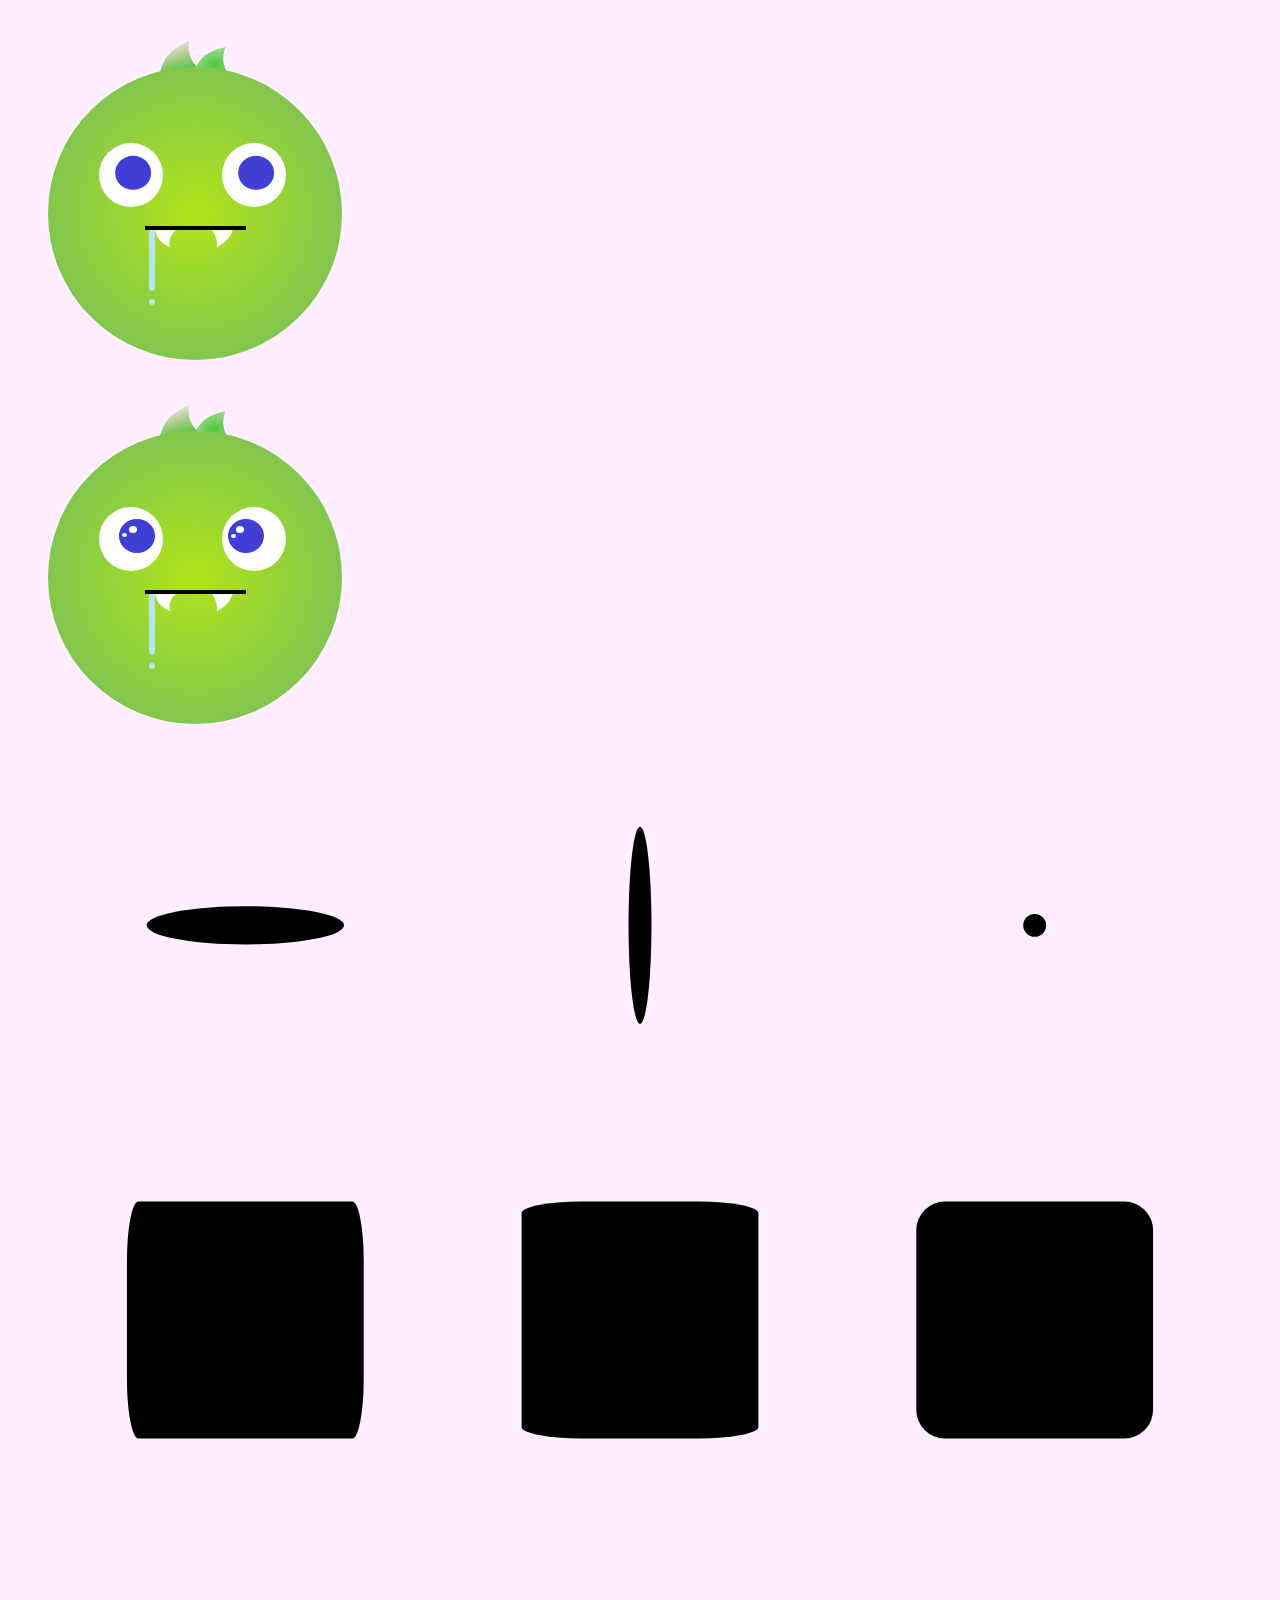
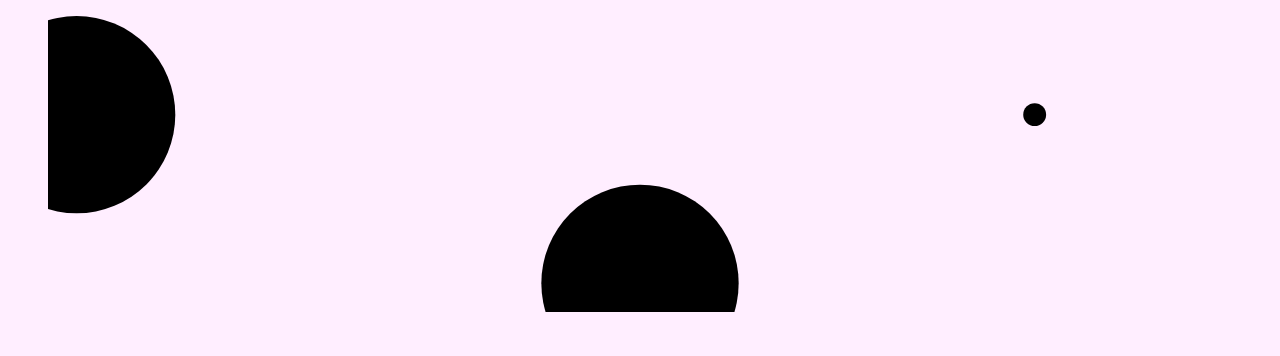
<file: index.html>
<!DOCTYPE html>
<html>
  <head>
    <title>Parcel Sandbox</title>
    <meta charset="UTF-8" />
    <link href="./src/styles.css" rel="stylesheet" />
  </head>

  <body>
    <div class="container">
      <svg
        width="294"
        height="320"
        viewBox="0 0 294 320"
        fill="none"
        xmlns="http://www.w3.org/2000/svg"
      >
        <path
          id="hairLeft"
          d="M140.942 0.652816C124.849 9.17905 116.341 14.4832 111.409 34.3676L154.746 32.4808C142.946 21.7376 139.631 14.8459 140.942 0.652816Z"
          fill="url(#hairPaint1)"
        />
        <path
          id="hairRight"
          d="M177.434 6.99926C162.113 11.2793 153.85 14.242 145.617 30.7336L182.56 37.7293C174.806 25.9306 173.421 19.2117 177.434 6.99926Z"
          fill="url(#hairPaint2)"
        />
        <ellipse
          id="head"
          cx="147"
          cy="173.5"
          rx="147"
          ry="146.5"
          fill="url(#headPaint)"
        />
        <!-- ################################################# -->
        <!-- #                                               # -->
        <!-- #              LEFT EYE                         # -->
        <!-- #                                               # -->
        <!-- ################################################# -->
        <g id="leftEye">
          <circle id="leftEyeWhite" cx="83" cy="135" r="32" fill="white" />
          <!-- <ellipse
            id="leftEyeBlueBack"
            cx="89"
            cy="132"
            rx="18"
            ry="17"
            fill="#D9D9D9"
          /> -->
          <ellipse
            id="leftEyeBlue"
            cx="89"
            cy="132"
            rx="18"
            ry="17"
            fill="#3F3FD6"
          >
            <animate
              attributeName="cx"
              dur="9s"
              values="89; 77; 71; 93; 89;"
              repeatCount="indefinite"/>  

              <animate attributeName="cy" dur="9s" values="129; 145; 129; 129;"
            
              repeatCount="indefinite"
             
            />
          
            <!--     -->

            <!-- <animate attributeName="cy" dur="10s" values="5%; 55%;5%" /> -->
          </ellipse>

          <!-- <ellipse
            id="leftEyeBigReflection"
            cx="85"
            cy="125.5"
            rx="4"
            ry="3.5"
            fill="white"
          >
            <animate
              attributeName="cx"
              dur="5"
              values="85;75;"
              repeatCount="indefinite"
             
            />
          </ellipse>

          <ellipse
            id="leftEyeSmallReflection"
            cx="76.5"
            cy="131"
            rx="2.5"
            ry="2"
            fill="white"
          >
            <animate
              attributeName="cx"
              dur="5"
              values="76.5;66.5;"
              repeatCount="indefinite"
            />
          </ellipse> -->
          <!-- <circle
            id="leftOne"
            cx="89"
            cy="132"
            r="32"
            fill="url(#paintEyelidOne)"
          /> -->
          <!-- <circle id="leftTwo"" cx="255" cy="32" r="32"
          fill="url(#paintEyelidTwo)" /> -->
        </g>
        <!-- ################################################# -->
        <!-- #                                               # -->
        <!-- #             RIGHT EYE                         # -->
        <!-- #                                               # -->
        <!-- ################################################# -->
        <g id="rightEye">
          <circle id="rightEyeWhite" cx="206" cy="135" r="32" fill="white" />
          <ellipse
            id="rightEyeBlue"
            cx="212"
            cy="132"
            rx="18"
            ry="17"
            fill="#3F3FD6">

            <animate
            attributeName="cx"
            dur="9s"
            values="212; 200; 194; 216; 212;"
            repeatCount="indefinite"/>  

            <animate attributeName="cy" dur="9s" values="129; 145; 129; 129;"
          
            repeatCount="indefinite"
           
          />

          </ellipse>

          <!-- values="89; 77; 71; 93; 89;" -->
          <!-- <ellipse
            id="rightEyeBigReflection"
            cx="192"
            cy="125.5"
            rx="4"
            ry="3.5"
            fill="white"
          />
          <ellipse
            id="rightEyeSmallReflection"
            cx="185.5"
            cy="132"
            rx="2.5"
            ry="2"
            fill="white"
          /> -->

          <!-- <circle
            id="eyeLidRight"
            cx="206"
            cy="135"
            r="32"
            fill="url(#paintEyelidOneR)"
          /> -->
        </g>
        <!-- ################################################# -->
        <!-- #                                               # -->
        <!-- #             MOUTH                             # -->
        <!-- #                                               # -->
        <!-- ################################################# -->
        <g id="mouth">
          <rect id="lips" x="97" y="186" width="101" height="4" fill="black" />
          <path
            id="leftTooth"
            d="M121.869 207.003C114.003 202.958 109.825 200.403 107 190.13L127.676 190C122.316 195.923 120.904 199.613 121.869 207.003Z"
            fill="white"
          />
          <path
            id="rightTooth"
            d="M168.869 207.503C169.445 201.049 168.717 197.291 164 190.13L184.676 190C181.951 197.611 178.851 201.525 168.869 207.503Z"
            fill="white"
          />
          <path
            id="longSaliva"
            d="M101 190H107V248C107 249.657 105.657 251 104 251V251C102.343 251 101 249.657 101 248V190Z"
            fill="#B4E5F0"
          />
          <circle id="dropSaliva" cx="104" cy="262" r="3" fill="#B4E5F0" />
        </g>

        <defs>
          <linearGradient
            id="hairPaint1"
            x1="138.5"
            y1="34"
            x2="119.5"
            y2="-29.5"
            gradientUnits="userSpaceOnUse"
          >
            <stop offset="0.037889" stop-color="#4DC739" />
            <stop offset="0.57865" stop-color="#809F26" stop-opacity="0" />
          </linearGradient>

          <radialGradient
            id="hairPaint2"
            cx="0"
            cy="0"
            r="1"
            gradientUnits="userSpaceOnUse"
            gradientTransform="translate(167 25) rotate(-96.8428) scale(50.3587 64.7558)"
          >
            <stop stop-color="#4DC739" />
            <stop offset="0.769419" stop-color="#4DC739" stop-opacity="0" />
          </radialGradient>

          <radialGradient
            id="headPaint"
            cx="0"
            cy="0"
            r="1"
            gradientUnits="userSpaceOnUse"
            gradientTransform="translate(147 173.5) rotate(90) scale(146.5 147)"
          >
            <stop stop-color="#B0E41A" />
            <stop offset="1" stop-color="#82C64E" />
          </radialGradient>

          <radialGradient
            id="paintEyelidOneR"
            cx="0"
            cy="0"
            r="1"
            gradientUnits="userSpaceOnUse"
            gradientTransform="translate(32 32) rotate(90) scale(32)"
          >
            <stop stop-color="#B0E41A" />
            <stop offset="1" stop-color="#82C64E" />
          </radialGradient>
          <radialGradient
            id="paintEyelidOne"
            cx="0"
            cy="0"
            r="1"
            gradientUnits="userSpaceOnUse"
            gradientTransform="translate(32 32) rotate(90) scale(32)"
          >
            <stop stop-color="#B0E41A" />
            <stop offset="1" stop-color="#82C64E" />
          </radialGradient>
          <radialGradient
            id="paintEyelidTwo"
            cx="0"
            cy="0"
            r="1"
            gradientUnits="userSpaceOnUse"
            gradientTransform="translate(155 32) rotate(90) scale(32)"
          >
            <stop stop-color="#B0E41A" />
            <stop offset="1" stop-color="#82C64E" />
          </radialGradient>
        </defs>
      </svg>
    </div>

    <!-- ################################################# -->
    <!-- #                                               # -->
    <!-- #             closed-eyes face                  # -->
    <!-- #                                               # -->
    <!-- ################################################# -->

    <div class="container">
      <svg
        width="294"
        height="320"
        viewBox="0 0 294 320"
        fill="none"
        xmlns="http://www.w3.org/2000/svg"
      >
        <path
          d="M140.942 0.652816C124.849 9.17905 116.341 14.4832 111.409 34.3676L154.746 32.4808C142.946 21.7376 139.631 14.8459 140.942 0.652816Z"
          fill="url(#paint0_linear_8_24)"
        />
        <path
          d="M177.434 6.99926C162.113 11.2793 153.85 14.242 145.617 30.7336L182.56 37.7293C174.806 25.9306 173.421 19.2117 177.434 6.99926Z"
          fill="url(#paint1_radial_8_24)"
        />
        <ellipse
          cx="147"
          cy="173.5"
          rx="147"
          ry="146.5"
          fill="url(#paint2_radial_8_24)"
        />
        <!-- <circle id="leftEye" cx="83" cy="135" r="32" fill="white"> -->

        <ellipse id="leftEye" cx="83" cy="135" rx="32" ry="32" fill="white">
        </ellipse>

        <circle cx="206" cy="135" r="32" fill="white" /> 
        <ellipse cx="89" cy="132" rx="18" ry="17" fill="#D9D9D9" />
        <ellipse cx="89" cy="132" rx="18" ry="17" fill="#3F3FD6" />
        <ellipse cx="198" cy="132" rx="18" ry="17" fill="#3F3FD6" />
        <rect x="97" y="186" width="101" height="4" fill="black" />
        <path
          d="M121.869 207.003C114.003 202.958 109.825 200.403 107 190.13L127.676 190C122.316 195.923 120.904 199.613 121.869 207.003Z"
          fill="white"
        />
        <path
          d="M168.869 207.503C169.445 201.049 168.717 197.291 164 190.13L184.676 190C181.951 197.611 178.851 201.525 168.869 207.503Z"
          fill="white"
        />
        <path
          d="M101 190H107V248C107 249.657 105.657 251 104 251V251C102.343 251 101 249.657 101 248V190Z"
          fill="#B4E5F0"
        />
        <circle cx="104" cy="262" r="3" fill="#B4E5F0" />
        <ellipse cx="85" cy="125.5" rx="4" ry="3.5" fill="white" />
        <ellipse cx="76.5" cy="131" rx="2.5" ry="2" fill="white" />
        <ellipse cx="185.5" cy="132" rx="2.5" ry="2" fill="white" />
        <ellipse cx="192" cy="125.5" rx="4" ry="3.5" fill="white" />
        <!-- <circle
          id="leftLid"
          cx="83"
          cy="135"
          r="32"
          fill="url(#paint3_radial_8_24)"
        /> -->
        <!-- <circle
          id="rightLid"
          cx="206"
          cy="135"
          r="32"
          fill="url(#paint3_radial_8_24)"
        > -->
          <!-- <animate
            attributeName="cy"
            values="150;100;140"
            dur="5s"
            repeatCount="indefinite"
          />  -->
        </circle>

        <!-- <ellipse cx="50" cy="50" rx="25">
          <animate
            attributeName="ry"
            values="0;10;00"
            dur="3s"
            repeatCount="indefinite"
          />
        </ellipse> -->

        <defs>
          <linearGradient
            id="paint0_linear_8_24"
            x1="138.5"
            y1="34"
            x2="119.5"
            y2="-29.5"
            gradientUnits="userSpaceOnUse"
          >
            <stop offset="0.037889" stop-color="#4DC739" />
            <stop offset="0.57865" stop-color="#809F26" stop-opacity="0" />
          </linearGradient>
          <radialGradient
            id="paint1_radial_8_24"
            cx="0"
            cy="0"
            r="1"
            gradientUnits="userSpaceOnUse"
            gradientTransform="translate(167 25) rotate(-96.8428) scale(50.3587 64.7558)"
          >
            <stop stop-color="#4DC739" />
            <stop offset="0.769419" stop-color="#4DC739" stop-opacity="0" />
          </radialGradient>
          <radialGradient
            id="paint2_radial_8_24"
            cx="0"
            cy="0"
            r="1"
            gradientUnits="userSpaceOnUse"
            gradientTransform="translate(147 173.5) rotate(90) scale(146.5 147)"
          >
            <stop stop-color="#B0E41A" />
            <stop offset="1" stop-color="#82C64E" />
          </radialGradient>
          <radialGradient
            id="paint3_radial_8_24"
            cx="0"
            cy="0"
            r="1"
            gradientUnits="userSpaceOnUse"
            gradientTransform="translate(83 135) rotate(90) scale(32)"
          >
            <stop stop-color="#B0E41A" />
            <stop offset="1" stop-color="#82C64E" />
          </radialGradient>

          <radialGradient
            id="paint4_radial_8_24"
            cx="0"
            cy="0"
            r="1"
            gradientUnits="userSpaceOnUse"
            gradientTransform="translate(206 135) rotate(90) scale(32)"
          >
            <stop stop-color="#B0E41A" />
            <stop offset="1" stop-color="#82C64E" />
          </radialGradient>
        </defs>
      </svg>

      <svg viewBox="0 0 300 300" xmlns="http://www.w3.org/2000/svg">
        <ellipse cx="50" cy="50" rx="25">
          <animate
            attributeName="ry"
            values="0;10;00"
            dur="3s"
            repeatCount="indefinite"
          />
        </ellipse>
        <ellipse cx="150" cy="50" rx="25" ry="25">
          <animate
            attributeName="rx"
            values="0;20;0"
            dur="10s"
            repeatCount="indefinite"
          />
        </ellipse>
        <ellipse cx="250" cy="50" rx="50" ry="25">
          <animate
            attributeName="rx"
            values="0;20;0"
            dur="10s"
            repeatCount="indefinite"
          />
          <animate
            attributeName="ry"
            values="0;20;0"
            dur="10s"
            repeatCount="indefinite"
          />
        </ellipse>

        <rect x="20" y="120" width="60" height="60" rx="0" ry="15">
          <animate
            attributeName="rx"
            values="0;20;0"
            dur="10s"
            repeatCount="indefinite"
          />
        </rect>
        <rect x="120" y="120" width="60" height="60" rx="15" ry="15">
          <animate
            attributeName="ry"
            values="0;20;0"
            dur="10s"
            repeatCount="indefinite"
          />
        </rect>
        <rect x="220" y="120" width="60" height="60" rx="150" ry="15">
          <animate
            attributeName="ry"
            values="0;50;0"
            dur="10s"
            repeatCount="indefinite"
          />
          <animate
            attributeName="rx"
            values="0;50;0"
            dur="10s"
            repeatCount="indefinite"
          />
        </rect>

        <ellipse cx="50" cy="250" rx="25" ry="25">
          <animate
            attributeName="cx"
            values="0;50;0"
            dur="10s"
            repeatCount="indefinite"
          />
        </ellipse>
        <ellipse cx="150" cy="250" rx="25" ry="25">
          <animate
            attributeName="cy"
            values="300;250;300"
            dur="10s"
            repeatCount="indefinite"
          />
        </ellipse>
        <ellipse cx="250" cy="250" rx="50" ry="25">
          <animate
            attributeName="ry"
            values="200;250;200"
            dur="10s"
            repeatCount="indefinite"
          />
          <animate
            attributeName="rx"
            values="0;20;0"
            dur="10s"
            repeatCount="indefinite"
          />
          <animate
            attributeName="ry"
            values="0;20;0"
            dur="10s"
            repeatCount="indefinite"
          />
        </ellipse>
      </svg>
    </div>
  </body>
</html>
</file>
<file: src/styles.css>
.container {
  margin: 40px;
}

body {
  background-color: #fef;
}

/* RUBBER DUCK
- Eye lid appears (was transparent)but it's not there
- Eye lid moves down
- Eye lid moves up


*/
/* 
#rightLid,
#leftLid {
  animation-duration: 5s;
  animation-iteration-count: infinite;
  animation-name: closingLid;
}

@keyframes closingLid {
  from {
    opacity: 0;
  }
  to {
  }
} */
</file>
